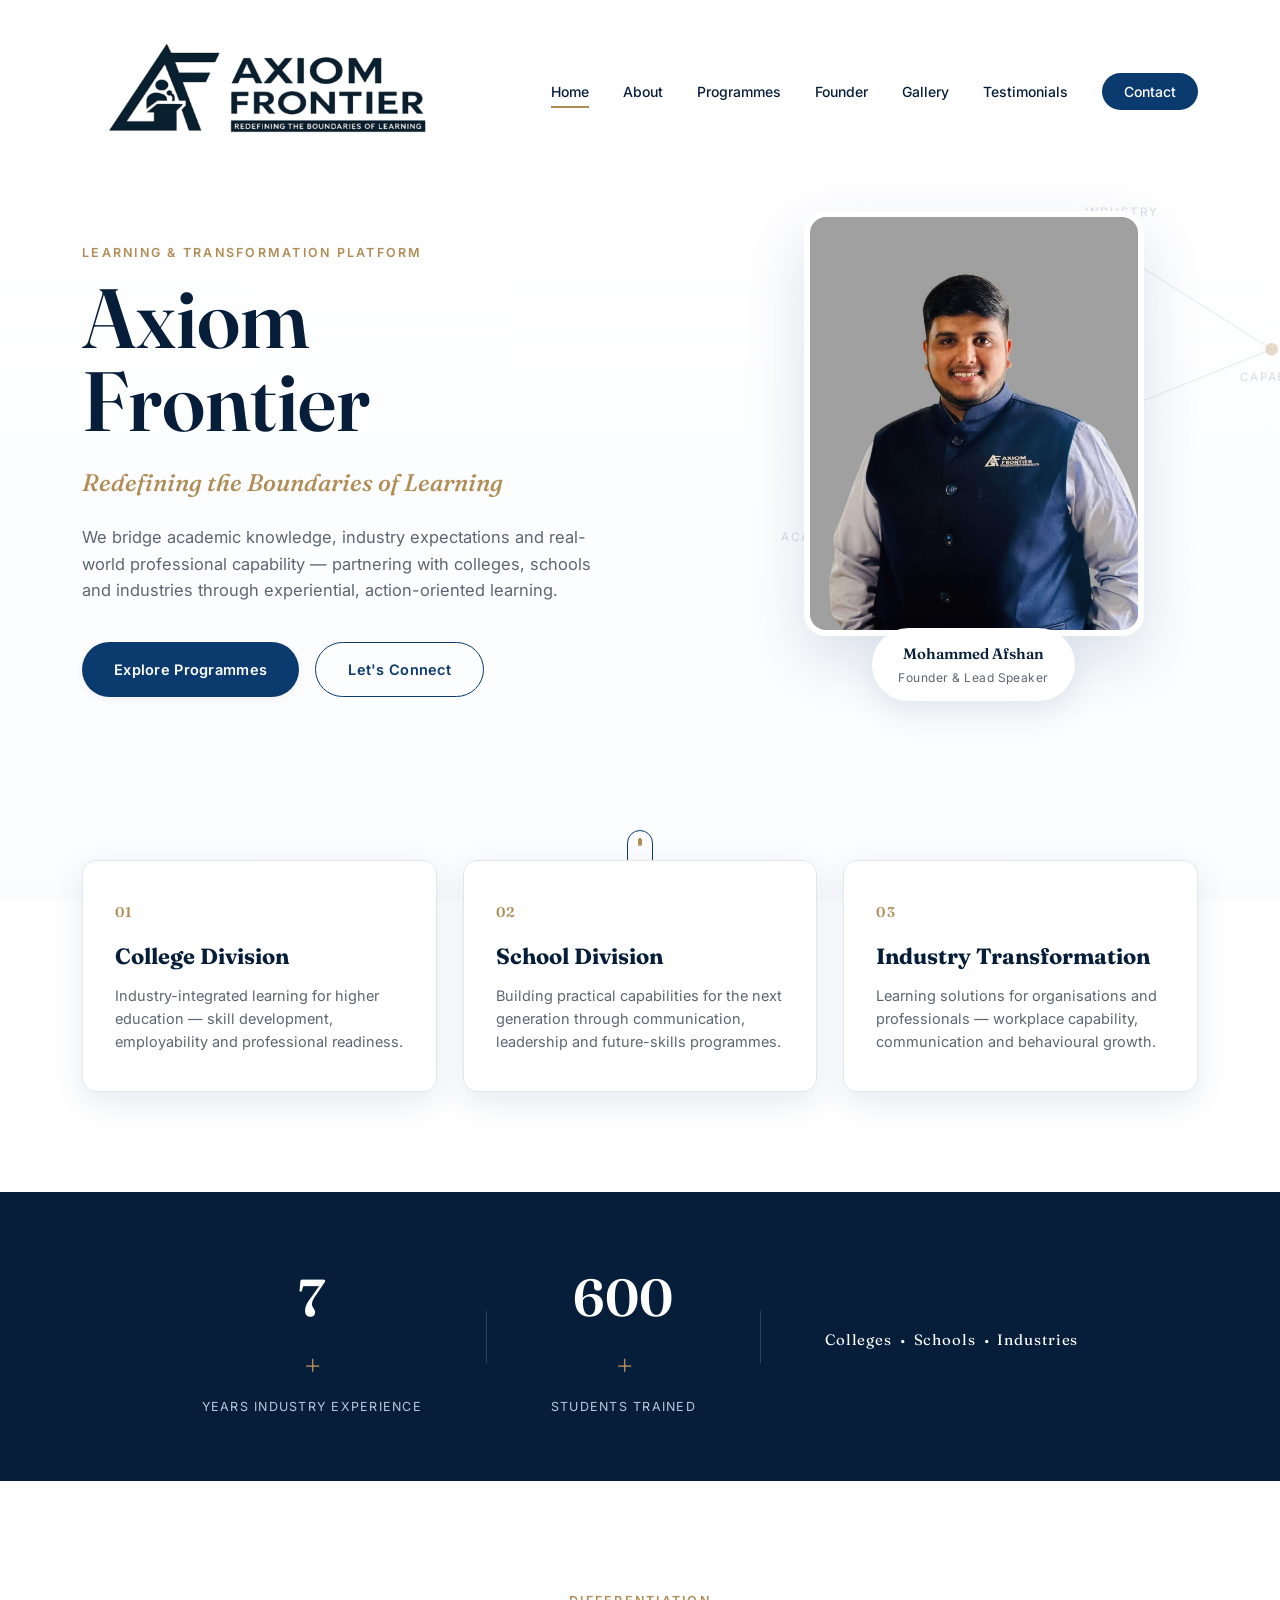
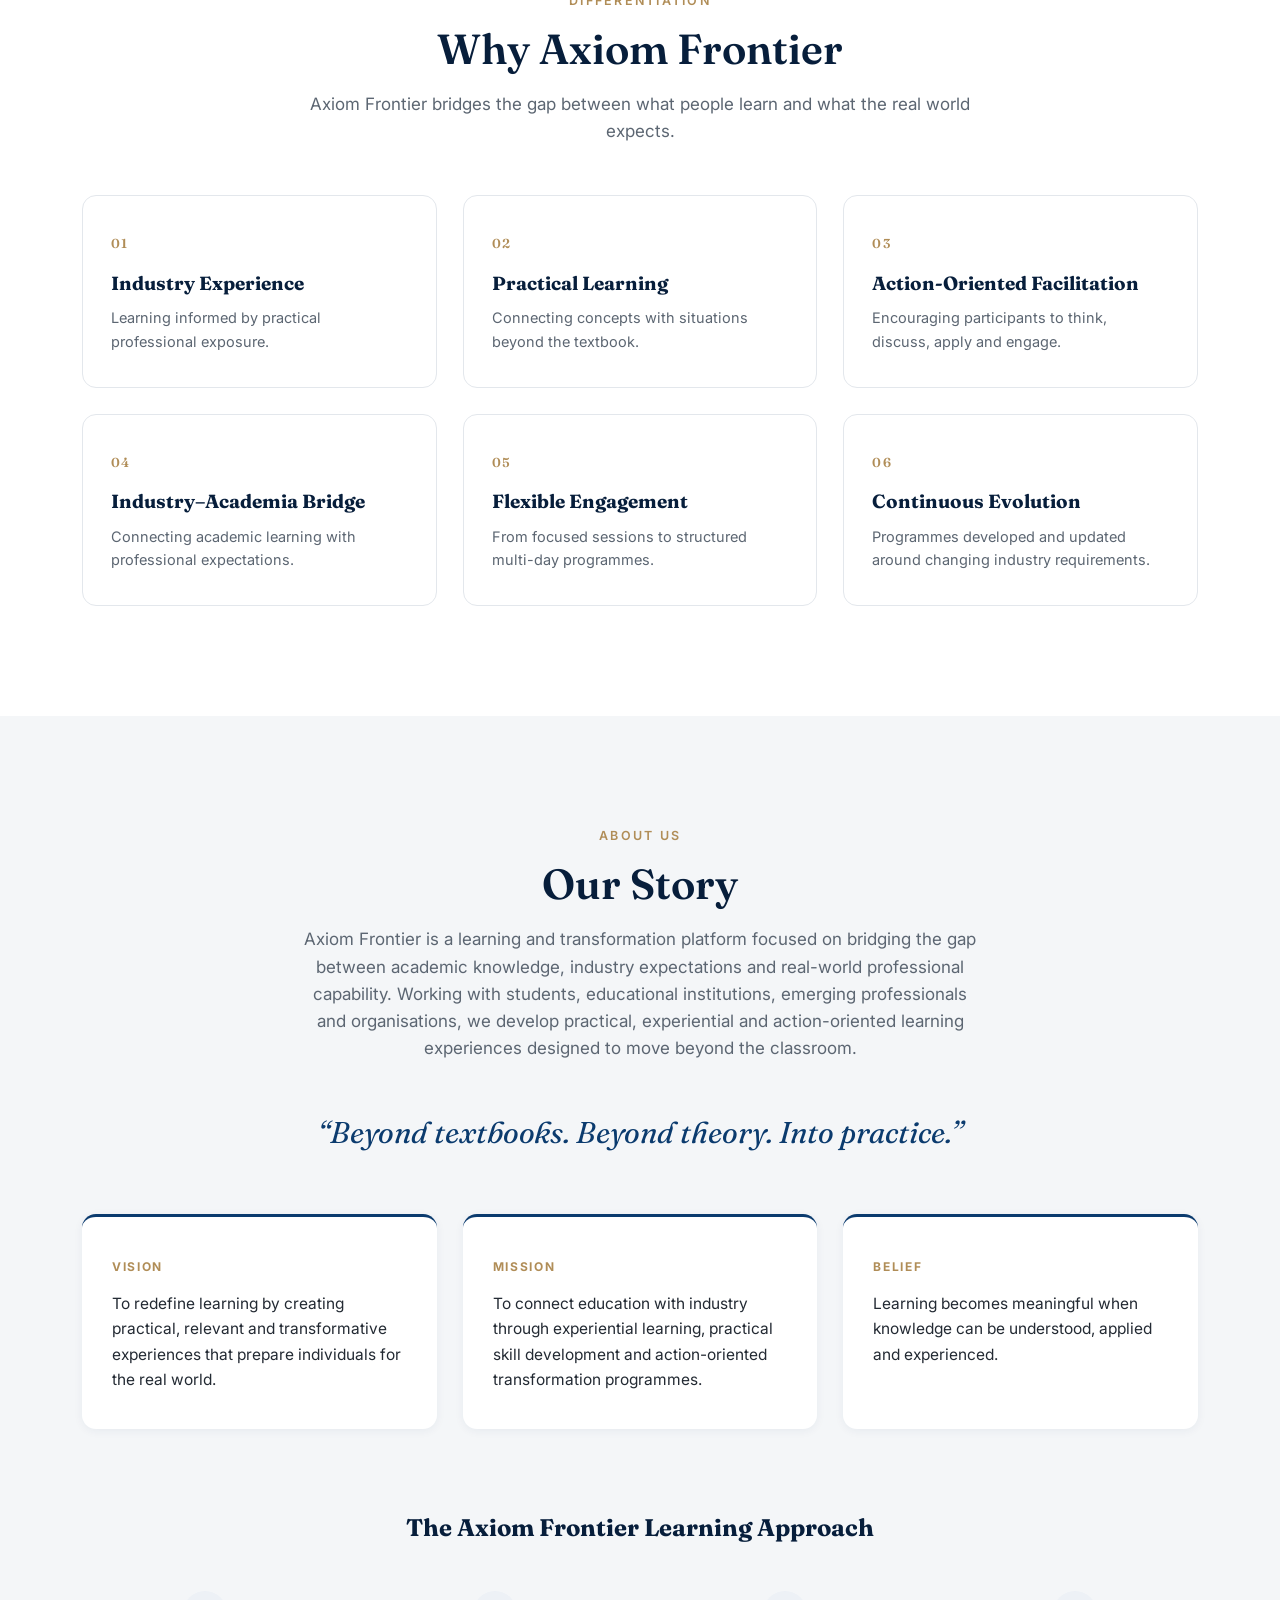
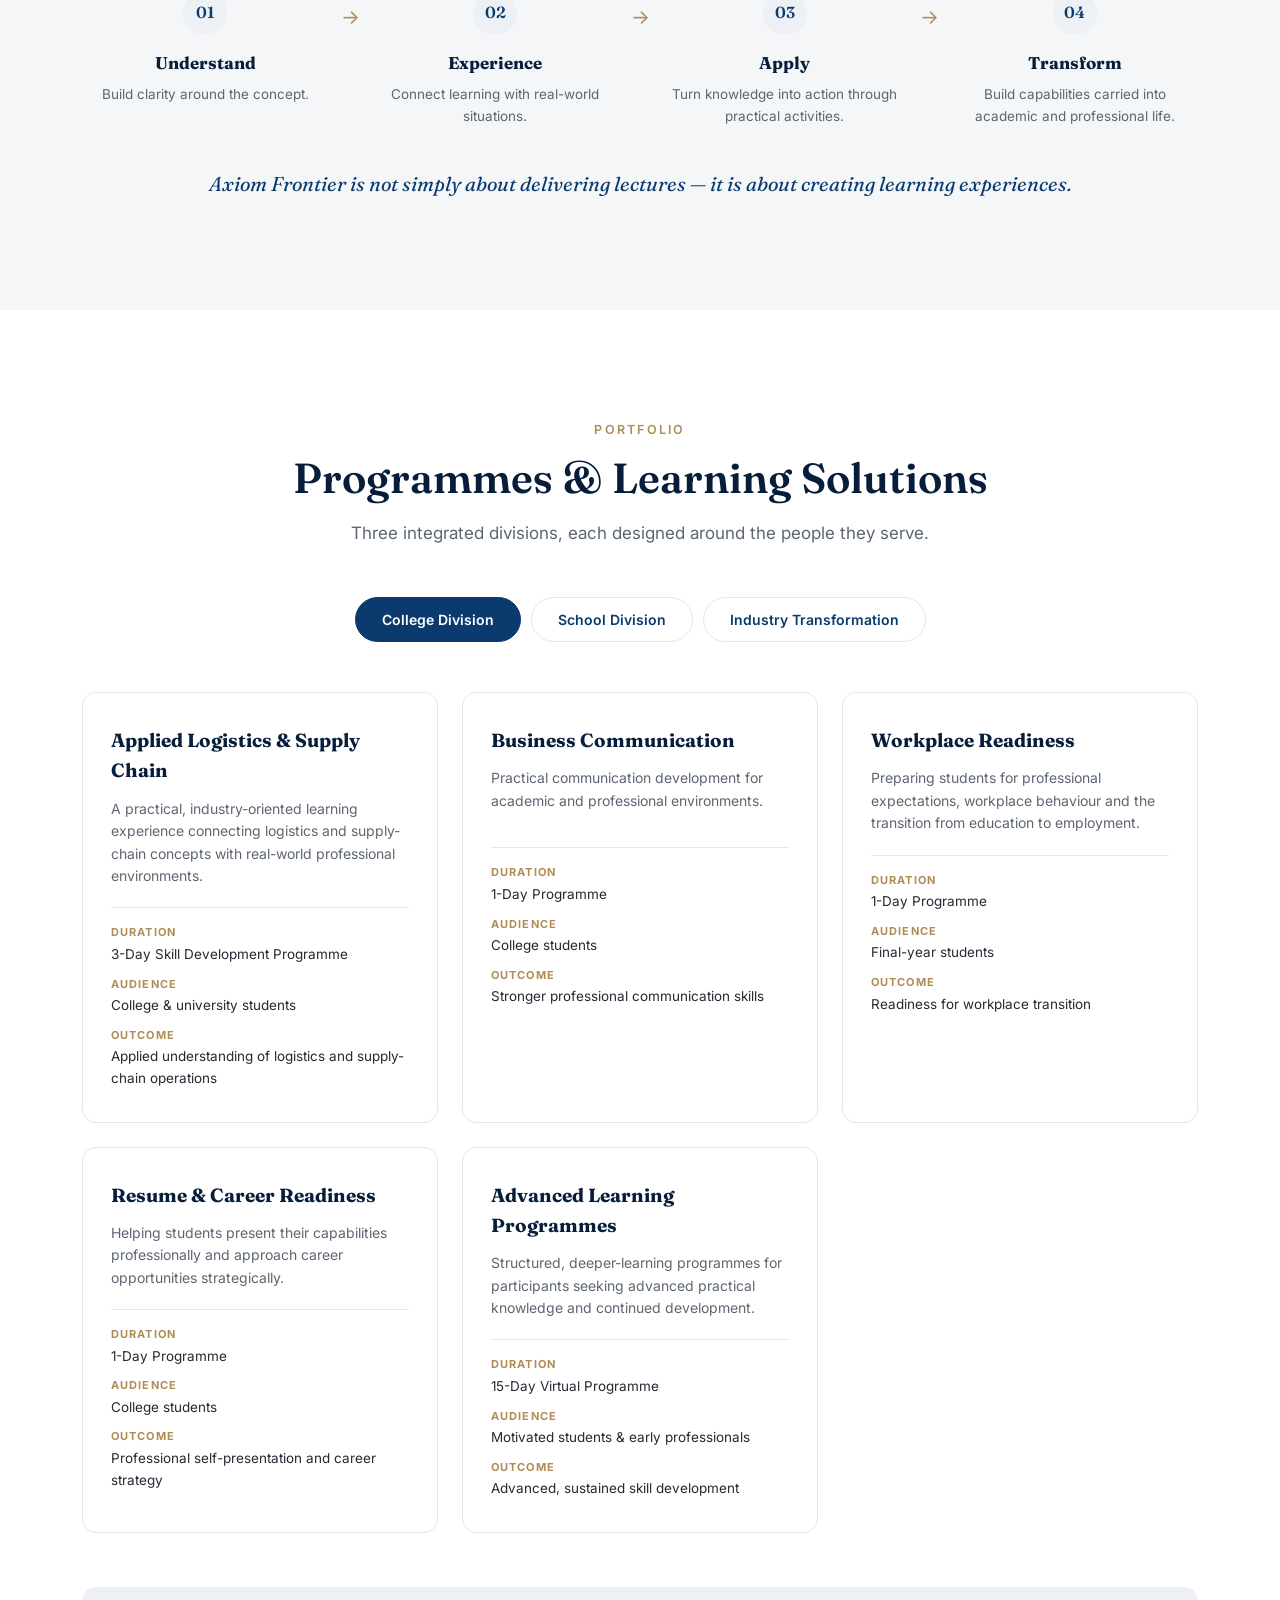
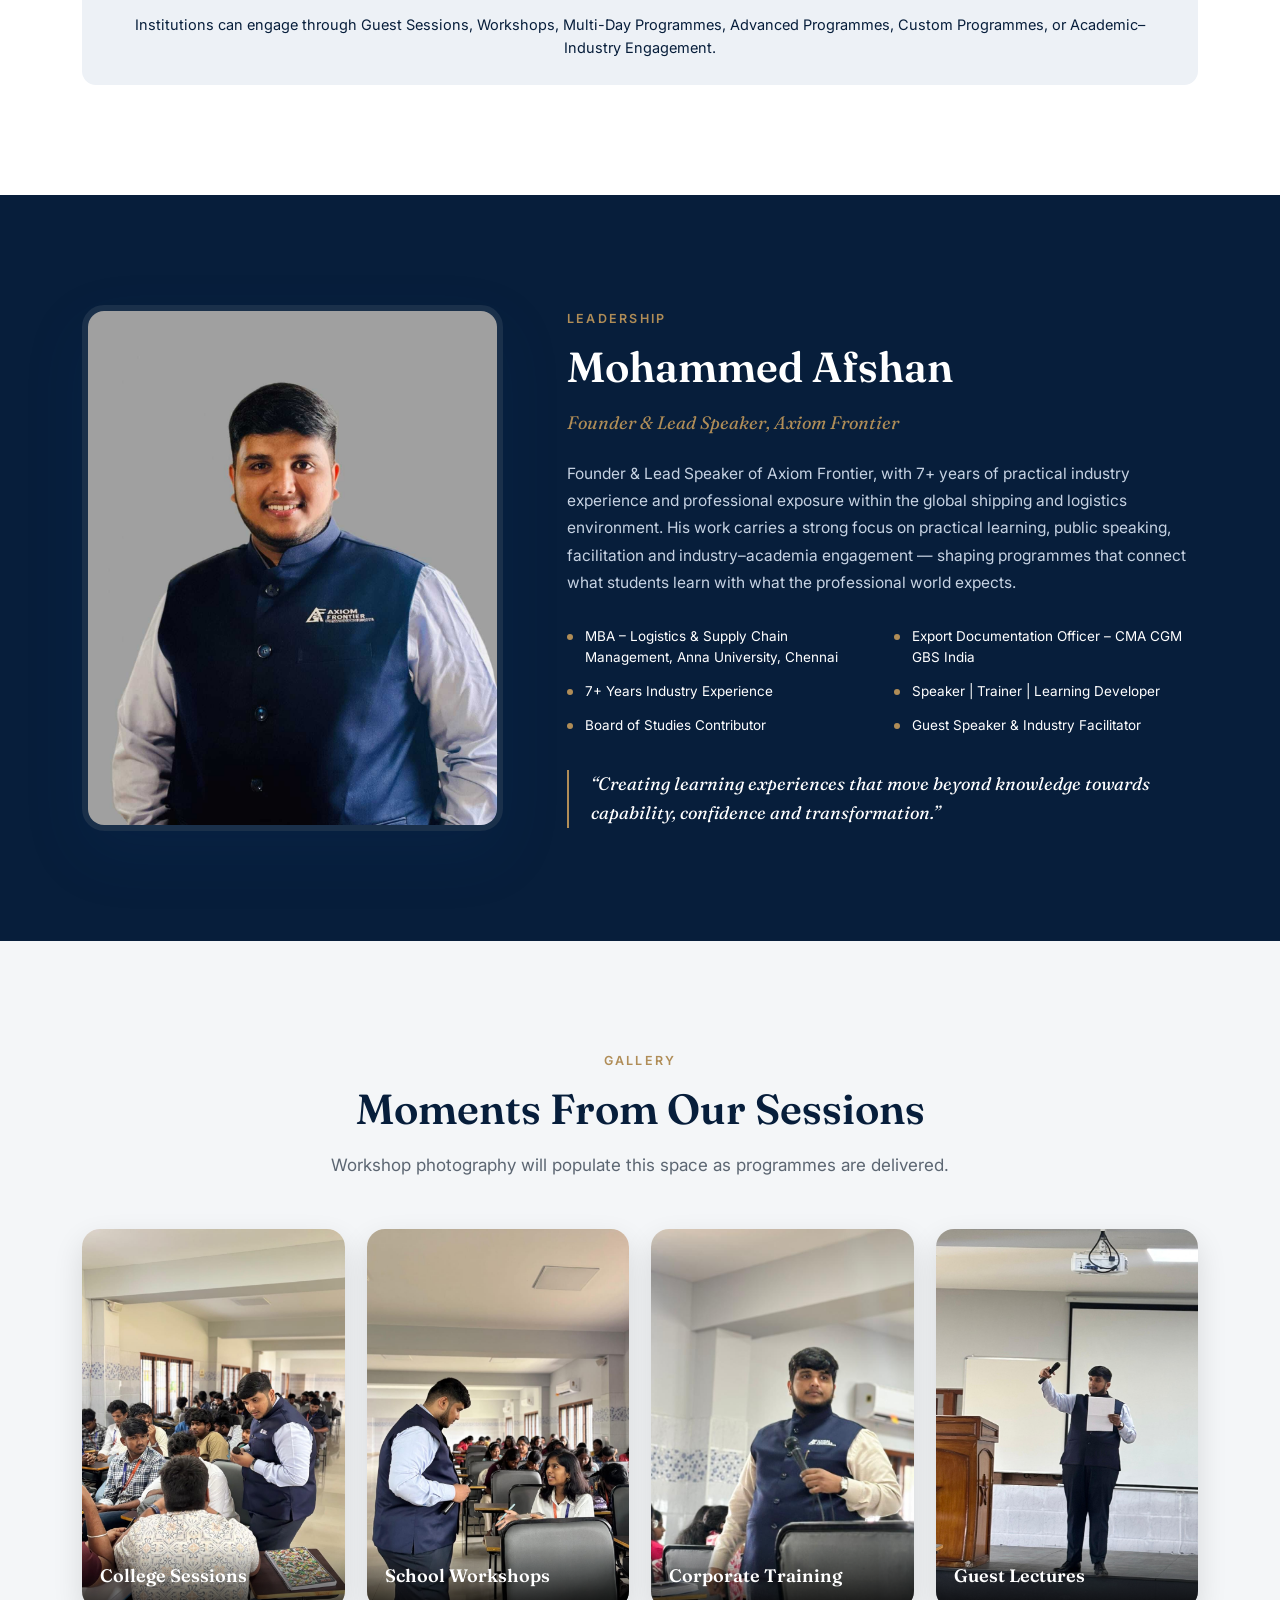
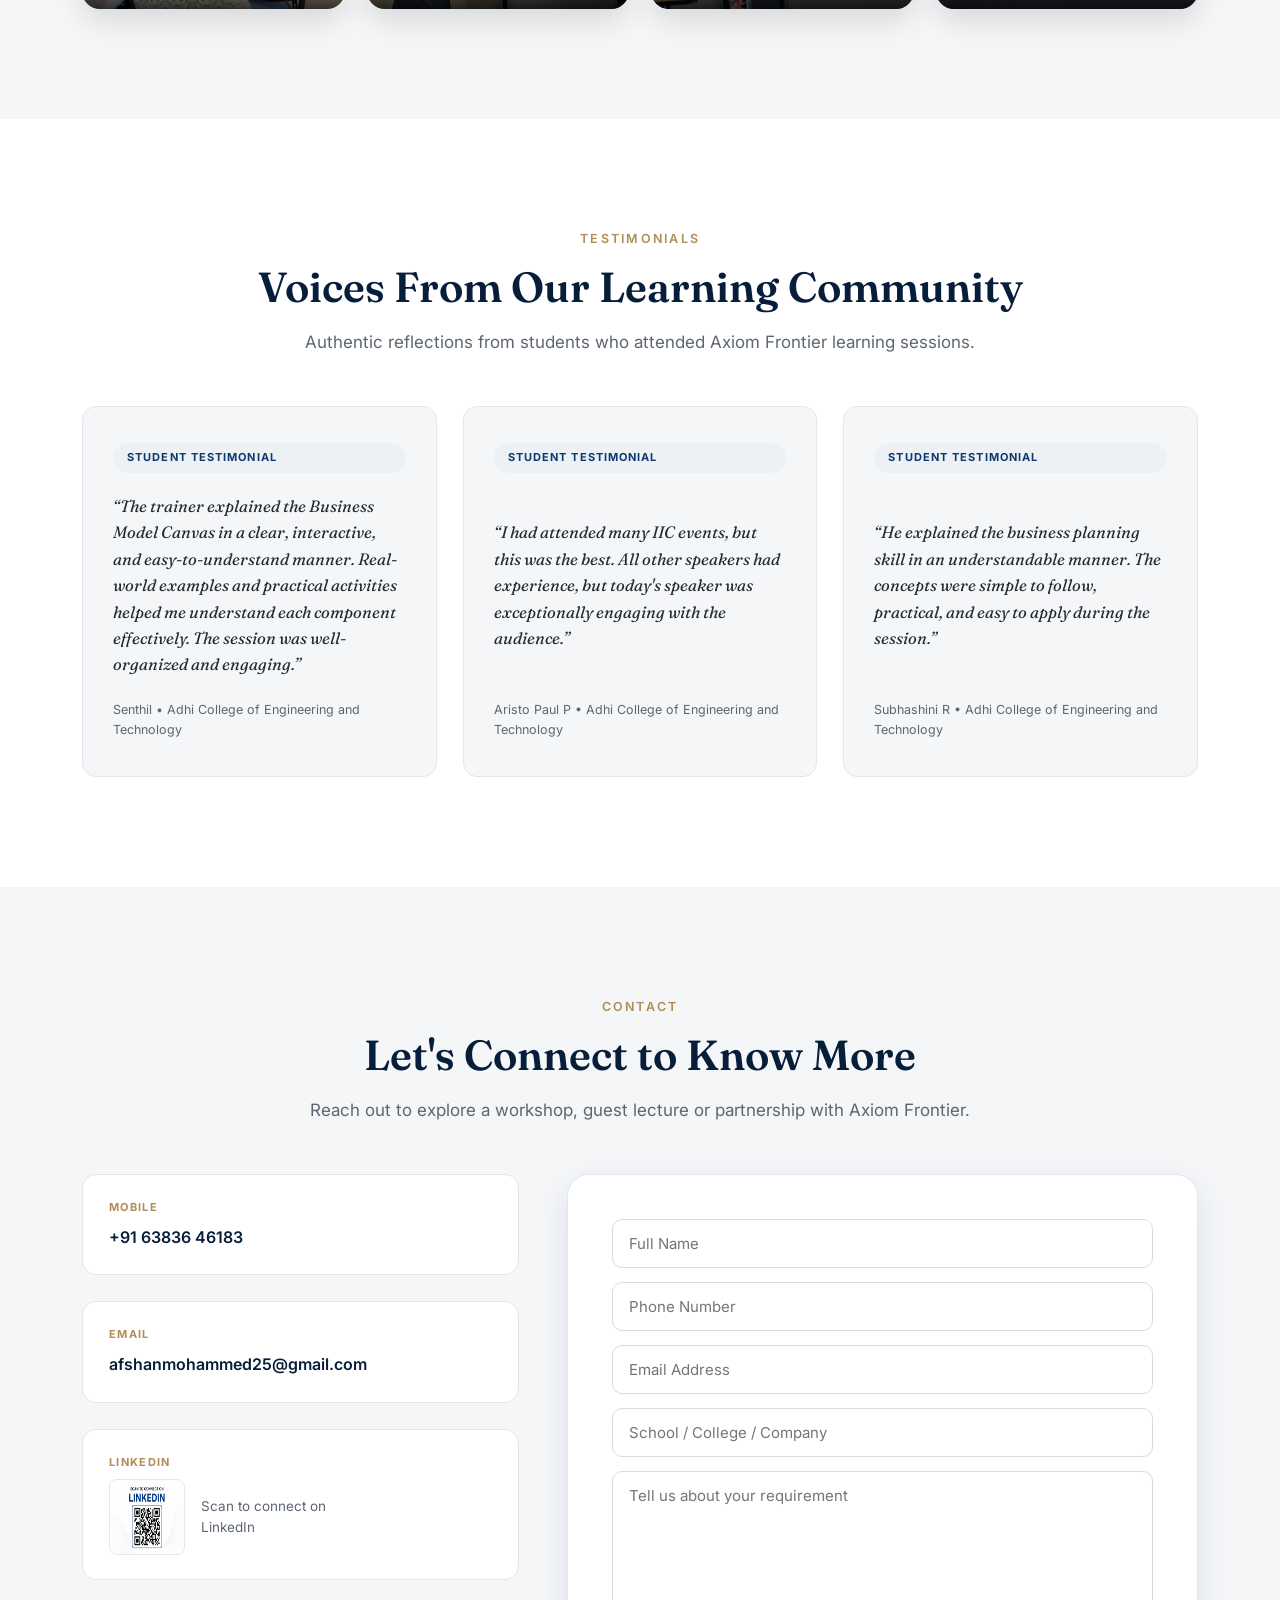
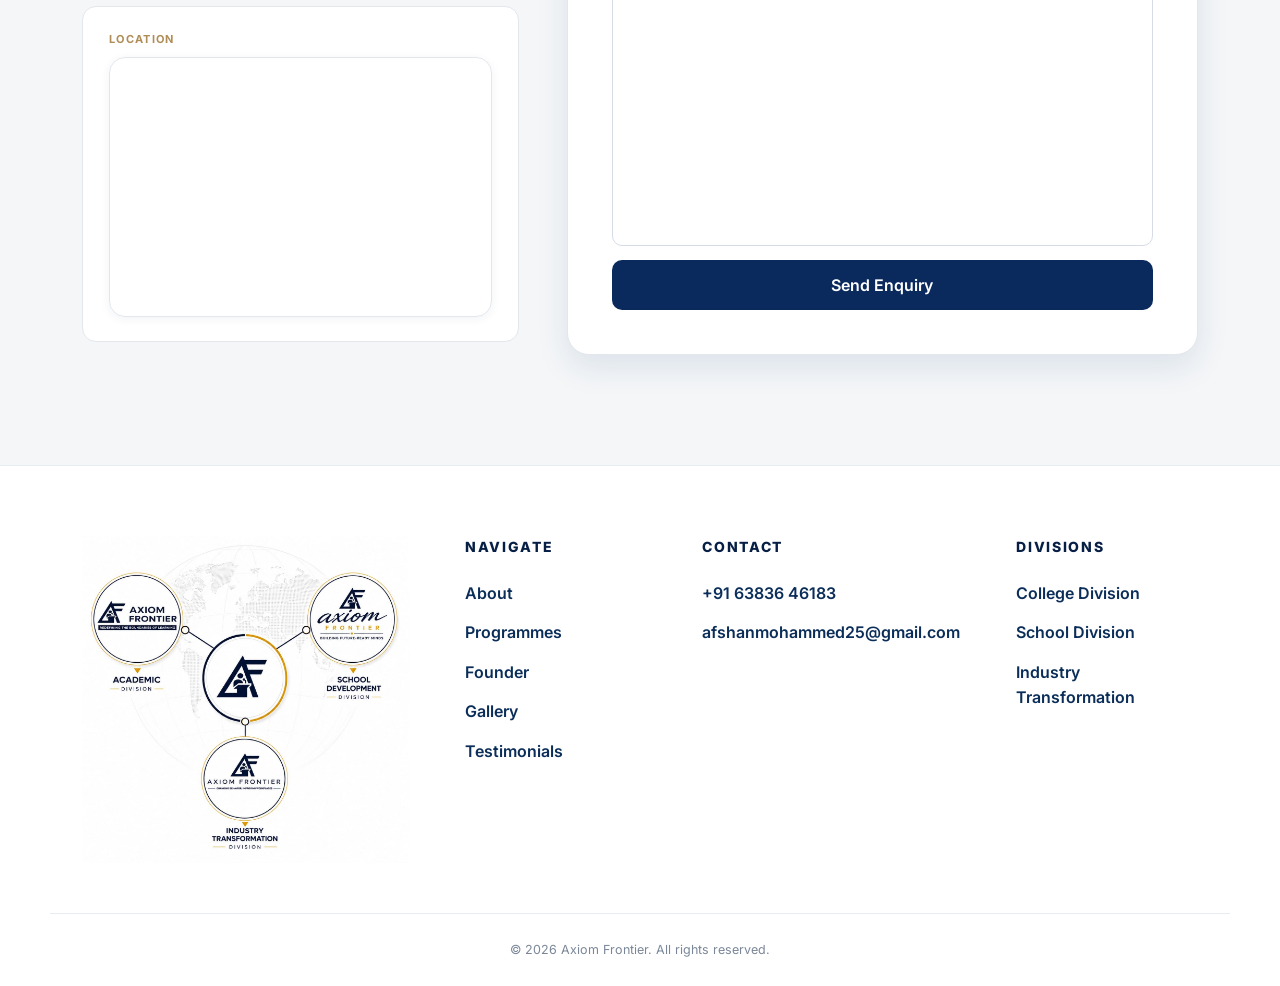
<file: index.html>
<!DOCTYPE html>
<html lang="en">
<head>
<meta charset="UTF-8">
<meta name="viewport" content="width=device-width, initial-scale=1.0">
<title>Axiom Frontier | Learning &amp; Transformation Platform</title>
<meta name="description" content="Axiom Frontier is a Learning & Transformation Platform partnering with Colleges, Schools and Industries through workshops, guest lectures, faculty development and leadership programmes.">
<meta name="theme-color" content="#0B3B6E">
<link rel="preconnect" href="https://fonts.googleapis.com">
<link rel="preconnect" href="https://fonts.gstatic.com" crossorigin>
<link href="https://fonts.googleapis.com/css2?family=Fraunces:opsz,wght@9..144,400;9..144,500;9..144,600;9..144,700&family=Inter:wght@300;400;500;600;700&display=swap" rel="stylesheet">
<link rel="stylesheet" href="style.css?v=2">
</head>
<body>

<!-- ============ PRELOADER / NODE MOTIF (decorative, injected via CSS bg) ============ -->

<!-- ============ NAVIGATION ============ -->
<header class="site-header" id="siteHeader">
  <nav class="nav container">
    <a href="#home" class="nav-brand">
      <img src="assets/logo.png" alt="Axiom Frontier" class="nav-logo">
    </a>

    <ul class="nav-links" id="navLinks">
      <li><a href="#home" class="nav-link active-link">Home</a></li>
      <li><a href="#about" class="nav-link">About</a></li>
      <li><a href="#programmes" class="nav-link">Programmes</a></li>
      <li><a href="#founder" class="nav-link">Founder</a></li>
      <li><a href="#gallery" class="nav-link">Gallery</a></li>
      <li><a href="#testimonials" class="nav-link">Testimonials</a></li>
      <li><a href="#contact" class="nav-link nav-cta">Contact</a></li>
    </ul>

    <button class="nav-toggle" id="navToggle" aria-label="Toggle navigation" aria-expanded="false">
      <span></span><span></span><span></span>
    </button>
  </nav>
</header>

<main>

<!-- ============ HOME / HERO ============ -->
<section id="home" class="hero">
  <div class="hero-motif" aria-hidden="true">
    <svg viewBox="0 0 600 600" class="motif-svg">
      <line x1="120" y1="420" x2="330" y2="140" class="motif-line"/>
      <line x1="330" y1="140" x2="520" y2="260" class="motif-line"/>
      <line x1="120" y1="420" x2="520" y2="260" class="motif-line"/>
      <circle cx="330" cy="140" r="6" class="motif-node"/>
      <circle cx="520" cy="260" r="6" class="motif-node"/>
      <circle cx="120" cy="420" r="6" class="motif-node"/>
      <text x="345" y="135" class="motif-label">INDUSTRY</text>
      <text x="60" y="440" class="motif-label">ACADEMIA</text>
      <text x="490" y="290" class="motif-label">CAPABILITY</text>
    </svg>
  </div>

  <div class="container hero-grid">
    <div class="hero-copy reveal">
      <p class="eyebrow">Learning &amp; Transformation Platform</p>
      <h1 class="hero-title">Axiom<br>Frontier</h1>
      <p class="hero-tagline">Redefining the Boundaries of Learning</p>
      <p class="hero-desc">We bridge academic knowledge, industry expectations and real-world professional capability &mdash; partnering with colleges, schools and industries through experiential, action-oriented learning.</p>
      <div class="hero-actions">
        <a href="#programmes" class="btn btn-primary">Explore Programmes</a>
        <a href="#contact" class="btn btn-secondary">Let's Connect</a>
      </div>
    </div>

    <div class="hero-media reveal">
      <div class="hero-photo-frame">
        <img src="assets/founder.jpg" alt="Mohammed Afshan, Founder & Lead Speaker, Axiom Frontier" class="hero-photo">
      </div>
      <div class="hero-photo-caption">
        <span class="hpc-name">Mohammed Afshan</span>
        <span class="hpc-role">Founder &amp; Lead Speaker</span>
      </div>
    </div>
  </div>

  <div class="hero-scroll-cue" aria-hidden="true"><span></span></div>
</section>

<!-- ============ DIVISION CARDS ============ -->
<section class="divisions-strip">
  <div class="container divisions-grid">
    <article class="division-card reveal">
      <span class="division-index">01</span>
      <h3>College Division</h3>
      <p>Industry-integrated learning for higher education &mdash; skill development, employability and professional readiness.</p>
    </article>
    <article class="division-card reveal">
      <span class="division-index">02</span>
      <h3>School Division</h3>
      <p>Building practical capabilities for the next generation through communication, leadership and future-skills programmes.</p>
    </article>
    <article class="division-card reveal">
      <span class="division-index">03</span>
      <h3>Industry Transformation</h3>
      <p>Learning solutions for organisations and professionals &mdash; workplace capability, communication and behavioural growth.</p>
    </article>
  </div>
</section>

<!-- ============ IMPACT / STATS ============ -->
<section class="impact">
  <div class="container impact-grid">
    <div class="impact-stat reveal">
      <span class="impact-number" data-count="7">0</span><span class="impact-plus">+</span>
      <span class="impact-label">Years Industry Experience</span>
    </div>
    <div class="impact-divider" aria-hidden="true"></div>
    <div class="impact-stat reveal">
      <span class="impact-number" data-count="600">0</span><span class="impact-plus">+</span>
      <span class="impact-label">Students Trained</span>
    </div>
    <div class="impact-divider" aria-hidden="true"></div>
    <div class="impact-stat reveal">
      <span class="impact-label impact-label-wide">Colleges &nbsp;&bull;&nbsp; Schools &nbsp;&bull;&nbsp; Industries</span>
    </div>
  </div>
</section>

<!-- ============ WHY AXIOM FRONTIER ============ -->
<section class="section why-section">
  <div class="container">
    <p class="eyebrow center">Differentiation</p>
    <h2 class="section-title center">Why Axiom Frontier</h2>
    <p class="section-lead center">Axiom Frontier bridges the gap between what people learn and what the real world expects.</p>

    <div class="why-grid">
      <div class="why-card reveal">
        <span class="why-index">01</span>
        <h4>Industry Experience</h4>
        <p>Learning informed by practical professional exposure.</p>
      </div>
      <div class="why-card reveal">
        <span class="why-index">02</span>
        <h4>Practical Learning</h4>
        <p>Connecting concepts with situations beyond the textbook.</p>
      </div>
      <div class="why-card reveal">
        <span class="why-index">03</span>
        <h4>Action-Oriented Facilitation</h4>
        <p>Encouraging participants to think, discuss, apply and engage.</p>
      </div>
      <div class="why-card reveal">
        <span class="why-index">04</span>
        <h4>Industry&ndash;Academia Bridge</h4>
        <p>Connecting academic learning with professional expectations.</p>
      </div>
      <div class="why-card reveal">
        <span class="why-index">05</span>
        <h4>Flexible Engagement</h4>
        <p>From focused sessions to structured multi-day programmes.</p>
      </div>
      <div class="why-card reveal">
        <span class="why-index">06</span>
        <h4>Continuous Evolution</h4>
        <p>Programmes developed and updated around changing industry requirements.</p>
      </div>
    </div>
  </div>
</section>

<!-- ============ ABOUT ============ -->
<section id="about" class="section section-grey">
  <div class="container">
    <p class="eyebrow center">About Us</p>
    <h2 class="section-title center">Our Story</h2>
    <p class="section-lead center">Axiom Frontier is a learning and transformation platform focused on bridging the gap between academic knowledge, industry expectations and real-world professional capability. Working with students, educational institutions, emerging professionals and organisations, we develop practical, experiential and action-oriented learning experiences designed to move beyond the classroom.</p>

    <blockquote class="pull-quote reveal">&ldquo;Beyond textbooks. Beyond theory. Into practice.&rdquo;</blockquote>

    <div class="pillars-grid">
      <div class="pillar-card reveal">
        <span class="pillar-label">Vision</span>
        <p>To redefine learning by creating practical, relevant and transformative experiences that prepare individuals for the real world.</p>
      </div>
      <div class="pillar-card reveal">
        <span class="pillar-label">Mission</span>
        <p>To connect education with industry through experiential learning, practical skill development and action-oriented transformation programmes.</p>
      </div>
      <div class="pillar-card reveal">
        <span class="pillar-label">Belief</span>
        <p>Learning becomes meaningful when knowledge can be understood, applied and experienced.</p>
      </div>
    </div>

    <div class="methodology reveal">
      <h3 class="methodology-title">The Axiom Frontier Learning Approach</h3>
      <div class="methodology-track">
        <div class="method-step">
          <span class="method-num">01</span>
          <h5>Understand</h5>
          <p>Build clarity around the concept.</p>
        </div>
        <div class="method-arrow" aria-hidden="true">&rarr;</div>
        <div class="method-step">
          <span class="method-num">02</span>
          <h5>Experience</h5>
          <p>Connect learning with real-world situations.</p>
        </div>
        <div class="method-arrow" aria-hidden="true">&rarr;</div>
        <div class="method-step">
          <span class="method-num">03</span>
          <h5>Apply</h5>
          <p>Turn knowledge into action through practical activities.</p>
        </div>
        <div class="method-arrow" aria-hidden="true">&rarr;</div>
        <div class="method-step">
          <span class="method-num">04</span>
          <h5>Transform</h5>
          <p>Build capabilities carried into academic and professional life.</p>
        </div>
      </div>
    </div>

    <p class="section-note center reveal">Axiom Frontier is not simply about delivering lectures &mdash; it is about creating learning experiences.</p>
  </div>
</section>

<!-- ============ PROGRAMMES ============ -->
<section id="programmes" class="section">
  <div class="container">
    <p class="eyebrow center">Portfolio</p>
    <h2 class="section-title center">Programmes &amp; Learning Solutions</h2>
    <p class="section-lead center">Three integrated divisions, each designed around the people they serve.</p>

    <div class="tabs" role="tablist">
      <button class="tab-btn active" data-tab="college" role="tab" aria-selected="true">College Division</button>
      <button class="tab-btn" data-tab="school" role="tab" aria-selected="false">School Division</button>
      <button class="tab-btn" data-tab="industry" role="tab" aria-selected="false">Industry Transformation</button>
    </div>

    <!-- COLLEGE -->
    <div class="tab-panel active" id="tab-college" role="tabpanel">
      <div class="programme-grid">
        <div class="programme-card reveal">
          <h4>Applied Logistics &amp; Supply Chain</h4>
          <p class="programme-desc">A practical, industry-oriented learning experience connecting logistics and supply-chain concepts with real-world professional environments.</p>
          <ul class="programme-meta">
            <li><span>Duration</span>3-Day Skill Development Programme</li>
            <li><span>Audience</span>College &amp; university students</li>
            <li><span>Outcome</span>Applied understanding of logistics and supply-chain operations</li>
          </ul>
        </div>
        <div class="programme-card reveal">
          <h4>Business Communication</h4>
          <p class="programme-desc">Practical communication development for academic and professional environments.</p>
          <ul class="programme-meta">
            <li><span>Duration</span>1-Day Programme</li>
            <li><span>Audience</span>College students</li>
            <li><span>Outcome</span>Stronger professional communication skills</li>
          </ul>
        </div>
        <div class="programme-card reveal">
          <h4>Workplace Readiness</h4>
          <p class="programme-desc">Preparing students for professional expectations, workplace behaviour and the transition from education to employment.</p>
          <ul class="programme-meta">
            <li><span>Duration</span>1-Day Programme</li>
            <li><span>Audience</span>Final-year students</li>
            <li><span>Outcome</span>Readiness for workplace transition</li>
          </ul>
        </div>
        <div class="programme-card reveal">
          <h4>Resume &amp; Career Readiness</h4>
          <p class="programme-desc">Helping students present their capabilities professionally and approach career opportunities strategically.</p>
          <ul class="programme-meta">
            <li><span>Duration</span>1-Day Programme</li>
            <li><span>Audience</span>College students</li>
            <li><span>Outcome</span>Professional self-presentation and career strategy</li>
          </ul>
        </div>
        <div class="programme-card reveal">
          <h4>Advanced Learning Programmes</h4>
          <p class="programme-desc">Structured, deeper-learning programmes for participants seeking advanced practical knowledge and continued development.</p>
          <ul class="programme-meta">
            <li><span>Duration</span>15-Day Virtual Programme</li>
            <li><span>Audience</span>Motivated students &amp; early professionals</li>
            <li><span>Outcome</span>Advanced, sustained skill development</li>
          </ul>
        </div>
      </div>
    </div>

    <!-- SCHOOL -->
    <div class="tab-panel" id="tab-school" role="tabpanel">
      <div class="programme-grid">
        <div class="programme-card reveal">
          <h4>Career Awareness</h4>
          <p class="programme-desc">Helping students discover career pathways and understand what different professional journeys involve.</p>
          <ul class="programme-meta">
            <li><span>Duration</span>Workshop / Guest Session</li>
            <li><span>Audience</span>School students</li>
            <li><span>Outcome</span>Early clarity on career direction</li>
          </ul>
        </div>
        <div class="programme-card reveal">
          <h4>Communication &amp; Confidence</h4>
          <p class="programme-desc">Building the ability to express ideas clearly and engage with confidence in academic and social settings.</p>
          <ul class="programme-meta">
            <li><span>Duration</span>Workshop</li>
            <li><span>Audience</span>School students</li>
            <li><span>Outcome</span>Improved communication and self-assurance</li>
          </ul>
        </div>
        <div class="programme-card reveal">
          <h4>Future Skills</h4>
          <p class="programme-desc">Introducing digital awareness and emerging capabilities that prepare students for a changing world.</p>
          <ul class="programme-meta">
            <li><span>Duration</span>Workshop</li>
            <li><span>Audience</span>School students</li>
            <li><span>Outcome</span>Awareness of future-ready skills</li>
          </ul>
        </div>
        <div class="programme-card reveal">
          <h4>Leadership Development</h4>
          <p class="programme-desc">Introducing leadership and entrepreneurial thinking through practical, experiential activities.</p>
          <ul class="programme-meta">
            <li><span>Duration</span>Workshop</li>
            <li><span>Audience</span>School students</li>
            <li><span>Outcome</span>Foundational leadership capability</li>
          </ul>
        </div>
      </div>
    </div>

    <!-- INDUSTRY -->
    <div class="tab-panel" id="tab-industry" role="tabpanel">
      <div class="programme-grid">
        <div class="programme-card reveal">
          <h4>Professional Development</h4>
          <p class="programme-desc">Learning interventions that strengthen professional capability across teams and roles.</p>
          <ul class="programme-meta">
            <li><span>Duration</span>Session / Multi-day</li>
            <li><span>Audience</span>Working professionals</li>
            <li><span>Outcome</span>Strengthened professional capability</li>
          </ul>
        </div>
        <div class="programme-card reveal">
          <h4>Workplace Communication</h4>
          <p class="programme-desc">Practical communication training designed for workplace capability and collaboration.</p>
          <ul class="programme-meta">
            <li><span>Duration</span>Workshop</li>
            <li><span>Audience</span>Teams &amp; organisations</li>
            <li><span>Outcome</span>Improved workplace communication</li>
          </ul>
        </div>
        <div class="programme-card reveal">
          <h4>Leadership Workshops</h4>
          <p class="programme-desc">Facilitated sessions building leadership perspective and decision-making capability.</p>
          <ul class="programme-meta">
            <li><span>Duration</span>Workshop</li>
            <li><span>Audience</span>Emerging &amp; current leaders</li>
            <li><span>Outcome</span>Sharper leadership perspective</li>
          </ul>
        </div>
        <div class="programme-card reveal">
          <h4>Behavioural Learning</h4>
          <p class="programme-desc">Action-oriented facilitation focused on mindset, behaviour and workplace effectiveness.</p>
          <ul class="programme-meta">
            <li><span>Duration</span>Workshop</li>
            <li><span>Audience</span>Professionals &amp; teams</li>
            <li><span>Outcome</span>Positive behavioural shift</li>
          </ul>
        </div>
        <div class="programme-card reveal">
          <h4>Custom Corporate Programmes</h4>
          <p class="programme-desc">Learning interventions designed around specific organisational requirements.</p>
          <ul class="programme-meta">
            <li><span>Duration</span>Designed around requirement</li>
            <li><span>Audience</span>Organisations</li>
            <li><span>Outcome</span>Programme aligned to business needs</li>
          </ul>
        </div>
      </div>
    </div>

    <div class="engage-note reveal">
      <p>Institutions can engage through Guest Sessions, Workshops, Multi-Day Programmes, Advanced Programmes, Custom Programmes, or Academic&ndash;Industry Engagement.</p>
    </div>
  </div>
</section>

<!-- ============ FOUNDER ============ -->
<section id="founder" class="section founder-section">
  <div class="container founder-grid">
    <div class="founder-media reveal">
      <div class="founder-photo-frame">
        <img src="assets/founder.jpg" alt="Mohammed Afshan" class="founder-photo">
      </div>
    </div>
    <div class="founder-copy reveal">
      <p class="eyebrow">Leadership</p>
      <h2 class="section-title">Mohammed Afshan</h2>
      <p class="founder-role">Founder &amp; Lead Speaker, Axiom Frontier</p>
      <p class="founder-bio">Founder &amp; Lead Speaker of Axiom Frontier, with 7+ years of practical industry experience and professional exposure within the global shipping and logistics environment. His work carries a strong focus on practical learning, public speaking, facilitation and industry&ndash;academia engagement &mdash; shaping programmes that connect what students learn with what the professional world expects.</p>

      <ul class="founder-highlights">
        <li>MBA &ndash; Logistics &amp; Supply Chain Management, Anna University, Chennai</li>
        <li>Export Documentation Officer &ndash; CMA CGM GBS India</li>
        <li>7+ Years Industry Experience</li>
        <li>Speaker | Trainer | Learning Developer</li>
        <li>Board of Studies Contributor</li>
        <li>Guest Speaker &amp; Industry Facilitator</li>
      </ul>

      <blockquote class="founder-quote">&ldquo;Creating learning experiences that move beyond knowledge towards capability, confidence and transformation.&rdquo;</blockquote>
    </div>
  </div>
</section>

<!-- ============ GALLERY ============ -->
<section id="gallery" class="section section-grey">
  <div class="container">
    <p class="eyebrow center">Gallery</p>
    <h2 class="section-title center">Moments From Our Sessions</h2>
    <p class="section-lead center">Workshop photography will populate this space as programmes are delivered.</p>

    <div class="gallery-grid">
      <div class="gallery-card reveal">
  <img src="assets/college.jpg.jpg" alt="College Sessions">
  <span>College Sessions</span>
</div>

<div class="gallery-card reveal">
  <img src="assets/school.jpg.jpg" alt="School Workshops">
  <span>School Workshops</span>
</div>

<div class="gallery-card reveal">
  <img src="assets/corporate.jpg.jpg" alt="Corporate Training">
  <span>Corporate Training</span>
</div>

<div class="gallery-card reveal">
  <img src="assets/guest.jpg.jpg" alt="Guest Lectures">
  <span>Guest Lectures</span>
</div>
    </div>
  </div>
</section>

<!-- ============ TESTIMONIALS ============ -->
<section id="testimonials" class="section">
  <div class="container">
    <p class="eyebrow center">Testimonials</p>
    <h2 class="section-title center">Voices From Our Learning Community</h2>
    <p class="section-lead center">Authentic reflections from students who attended Axiom Frontier learning sessions.</p>

    <div class="testimonial-grid">
      <div class="testimonial-card reveal">
  <span class="testimonial-tag">Student Testimonial</span>
  <p>“The trainer explained the Business Model Canvas in a clear, interactive, and easy-to-understand manner. Real-world examples and practical activities helped me understand each component effectively. The session was well-organized and engaging.”</p>
  <span class="testimonial-source">Senthil • Adhi College of Engineering and Technology</span>
</div>

<div class="testimonial-card reveal">
  <span class="testimonial-tag">Student Testimonial</span>
  <p>“I had attended many IIC events, but this was the best. All other speakers had experience, but today's speaker was exceptionally engaging with the audience.”</p>
  <span class="testimonial-source">Aristo Paul P • Adhi College of Engineering and Technology</span>
</div>

<div class="testimonial-card reveal">
  <span class="testimonial-tag">Student Testimonial</span>
  <p>“He explained the business planning skill in an understandable manner. The concepts were simple to follow, practical, and easy to apply during the session.”</p>
  <span class="testimonial-source">Subhashini R • Adhi College of Engineering and Technology</span>
</div>
    </div>
  </div>
</section>

<!-- ============ CONTACT ============ -->
<section id="contact" class="section contact-section">
  <div class="container">
    <p class="eyebrow center">Contact</p>
    <h2 class="section-title center">Let's Connect to Know More</h2>
    <p class="section-lead center">Reach out to explore a workshop, guest lecture or partnership with Axiom Frontier.</p>



    <div class="contact-grid">

      <div class="contact-info reveal">

        <div class="contact-item">
          <span class="contact-label">Mobile</span>
          <a href="tel:+916383646183">+91 63836 46183</a>
        </div>

        <div class="contact-item">
          <span class="contact-label">Email</span>
          <a href="mailto:afshanmohammed25@gmail.com">
            afshanmohammed25@gmail.com
          </a>
        </div>

        <div class="contact-item">
          <span class="contact-label">LinkedIn</span>
          <div class="qr-block">
            <img src="assets/qr.png" class="qr-img" alt="LinkedIn QR">
            <span>Scan to connect on LinkedIn</span>
          </div>
        </div>

        <div class="contact-item map-placeholder">
          <span class="contact-label">Location</span>
          <div class="map-box">
            <iframe
              src="https://www.google.com/maps/embed?pb=!1m18!1m12!1m3!1d7773.019362249989!2d80.26988547515428!3d13.066852012782647!2m3!1f0!2f0!3f0!3m2!1i1024!2i768!4f13.1!3m3!1m2!1s0x3a5268a0ad514783%3A0x146ef0d87c3f877c!2sVictory%20Mansion%20Lodge!5e0!3m2!1sen!2sin!4v1787413828660!5m2!1sen!2sin"
              loading="lazy"
              allowfullscreen
              referrerpolicy="strict-origin-when-cross-origin">
            </iframe>
          </div>
        </div>

      </div>

      <form action="https://formsubmit.co/connectaxiomfrontier@gmail.com"
            method="POST"
            class="contact-form">

        <input type="hidden" name="_captcha" value="false">
        <input type="hidden" name="_subject" value="New Website Enquiry | Axiom Frontier">
        <input type="hidden" name="_template" value="table">

        <input type="text" name="name" placeholder="Full Name" required>
        <input type="tel" name="phone" placeholder="Phone Number" required>
        <input type="email" name="email" placeholder="Email Address" required>
        <input type="text" name="institution" placeholder="School / College / Company">
        <textarea name="message" placeholder="Tell us about your requirement" rows="18" style="height:375px !important; resize:none;" required></textarea>

        <button type="submit" class="submit-btn">Send Enquiry</button>
      </form>

    </div>
  </div>
</section>

</main>

<!-- ============ FOOTER ============ -->
<footer class="site-footer">
  <div class="container footer-grid">
    <div class="footer-brand">
      <img src="assets/divisions.png.jpg" alt="Axiom Frontier Divisions" class="footer-divisions">
    </div>

    <div class="footer-col">
      <h5>Navigate</h5>
      <a href="#about">About</a>
      <a href="#programmes">Programmes</a>
      <a href="#founder">Founder</a>
      <a href="#gallery">Gallery</a>
      <a href="#testimonials">Testimonials</a>
    </div>

    <div class="footer-col">
      <h5>Contact</h5>
      <a href="tel:+916383646183">+91 63836 46183</a>
      <a href="mailto:afshanmohammed25@gmail.com">afshanmohammed25@gmail.com</a>
    </div>

    <div class="footer-col">
      <h5>Divisions</h5>
      <span>College Division</span>
      <span>School Division</span>
      <span>Industry Transformation</span>
    </div>
  </div>
  <div class="footer-bottom container">
    <p>&copy; <span id="year"></span> Axiom Frontier. All rights reserved.</p>
  </div>
</footer>

<button class="scroll-top" id="scrollTop" aria-label="Scroll to top">&uarr;</button>

<script src="script.js"></script>
</body>
</html>
</file>
<file: style.css>
/* ==========================================================================
   AXIOM FRONTIER — Design tokens
   ========================================================================== */
:root{
  --navy: #0B3B6E;
  --navy-deep: #071E3B;
  --navy-soft: #EDF1F6;
  --charcoal: #232A33;
  --grey-text: #5C6672;
  --grey-bg: #F4F6F8;
  --grey-line: #E3E7EC;
  --white: #FFFFFF;
  --accent: #B08D57;

  --font-display: 'Fraunces', Georgia, serif;
  --font-body: 'Inter', -apple-system, BlinkMacSystemFont, 'Segoe UI', sans-serif;

  --container-w: 1180px;
  --radius-s: 8px;
  --radius-m: 14px;
  --radius-l: 22px;
  --shadow-s: 0 2px 10px rgba(11,59,110,0.06);
  --shadow-m: 0 12px 32px rgba(11,59,110,0.10);
  --shadow-l: 0 24px 60px rgba(11,59,110,0.14);
  --ease: cubic-bezier(.22,.68,.32,1);
}

/* ==========================================================================
   Reset
   ========================================================================== */
*,*::before,*::after{ box-sizing:border-box; margin:0; padding:0; }
html{ scroll-behavior:smooth; }
body{
  font-family:var(--font-body);
  color:var(--charcoal);
  background:var(--white);
  line-height:1.6;
  -webkit-font-smoothing:antialiased;
  overflow-x:hidden;
}
img{ max-width:100%; display:block; }
a{ text-decoration:none; color:inherit; }
ul{ list-style:none; }
button{ font-family:inherit; cursor:pointer; border:none; background:none; }
input,textarea{ font-family:inherit; font-size:15px; }

.container{ width:100%; max-width:var(--container-w); margin:0 auto; padding:0 32px; }

@media (prefers-reduced-motion: reduce){
  *{ animation-duration:.001ms !important; animation-iteration-count:1 !important; transition-duration:.001ms !important; scroll-behavior:auto !important; }
}

:focus-visible{ outline:2px solid var(--navy); outline-offset:3px; }

/* ==========================================================================
   Reveal-on-scroll
   ========================================================================== */
.reveal{ opacity:0; transform:translateY(28px); transition:opacity .8s var(--ease), transform .8s var(--ease); }
.reveal.in-view{ opacity:1; transform:translateY(0); }

/* ==========================================================================
   Type helpers
   ========================================================================== */
.eyebrow{
  font-family:var(--font-body);
  font-size:12.5px;
  font-weight:600;
  letter-spacing:.18em;
  text-transform:uppercase;
  color:var(--accent);
  margin-bottom:14px;
}
.eyebrow.center{ text-align:center; }

.section-title{
  font-family:var(--font-display);
  font-weight:600;
  font-size:clamp(28px,3.6vw,42px);
  color:var(--navy-deep);
  line-height:1.15;
  margin-bottom:18px;
}
.section-title.center{ text-align:center; }

.section-lead{
  font-size:17px;
  color:var(--grey-text);
  max-width:680px;
  margin-bottom:50px;
}
.section-lead.center{ margin-left:auto; margin-right:auto; text-align:center; }

.section-note{ font-style:italic; color:var(--navy); font-family:var(--font-display); font-size:20px; margin-top:40px; }
.section-note.center{ text-align:center; }

.section{ padding:110px 0; }
.section-grey{ background:var(--grey-bg); }

/* ==========================================================================
   Buttons
   ========================================================================== */
.btn{
  display:inline-flex; align-items:center; justify-content:center;
  padding:15px 32px;
  border-radius:100px;
  font-size:14.5px; font-weight:600; letter-spacing:.02em;
  transition:transform .3s var(--ease), box-shadow .3s var(--ease), background .3s var(--ease), color .3s var(--ease);
  white-space:nowrap;
}
.btn-primary{ background:var(--navy); color:var(--white); box-shadow:var(--shadow-s); }
.btn-primary:hover{ background:var(--navy-deep); transform:translateY(-2px); box-shadow:var(--shadow-m); }
.btn-secondary{ background:transparent; color:var(--navy); border:1.5px solid var(--navy); }
.btn-secondary:hover{ background:var(--navy); color:var(--white); transform:translateY(-2px); }
.btn-block{ width:100%; }

/* ==========================================================================
   Header / Nav
   ========================================================================== */
.site-header{
  position:fixed; top:0; left:0; right:0; z-index:1000;
  background:rgba(255,255,255,0.0);
  transition:background .35s var(--ease), box-shadow .35s var(--ease), padding .35s var(--ease);
  padding:22px 0;
}
.site-header.scrolled{
  background:rgba(255,255,255,0.92);
  backdrop-filter:blur(10px);
  box-shadow:0 2px 20px rgba(11,59,110,0.08);
  padding:12px 0;
}
.nav{ display:flex; align-items:center; justify-content:space-between; }
.nav-logo{
    height: 140px;
    width: auto;
    transition: transform .3s ease, height .35s var(--ease);
}

.nav-logo:hover{
    transform: scale(1.08);
}

.site-header.scrolled .nav-logo{
    height: 95px;
}
.site-header.scrolled .nav-logo{
    height: 68px;
}

.nav-links{ display:flex; align-items:center; gap:34px; }
.nav-link{
  font-size:14px; font-weight:500; color:var(--navy-deep);
  position:relative; padding:4px 0;
}
.nav-link::after{
  content:''; position:absolute; left:0; bottom:-4px; width:0; height:2px; background:var(--accent);
  transition:width .3s var(--ease);
}
.nav-link:hover::after, .nav-link.active-link::after{ width:100%; }
.nav-cta{
  background:var(--navy); color:var(--white); padding:10px 22px; border-radius:100px;
}
.nav-cta::after{ display:none; }
.nav-cta:hover{ background:var(--navy-deep); }

.nav-toggle{ display:none; flex-direction:column; gap:5px; width:26px; }
.nav-toggle span{ height:2px; width:100%; background:var(--navy-deep); border-radius:2px; transition:transform .3s var(--ease), opacity .3s var(--ease); }
.nav-toggle.open span:nth-child(1){ transform:translateY(7px) rotate(45deg); }
.nav-toggle.open span:nth-child(2){ opacity:0; }
.nav-toggle.open span:nth-child(3){ transform:translateY(-7px) rotate(-45deg); }

/* ==========================================================================
   Hero
   ========================================================================== */
.hero{
  position:relative;
  min-height:100vh;
  display:flex; align-items:center;
  padding-top:120px; padding-bottom:80px;
  overflow:hidden;
  background:linear-gradient(180deg,#FFFFFF 0%, #FBFCFE 100%);
}
.hero-motif{ position:absolute; right:-6%; top:8%; width:640px; height:640px; opacity:.55; pointer-events:none; }
.motif-svg{ width:100%; height:100%; }
.motif-line{ stroke:var(--navy); stroke-width:1; opacity:.16; }
.motif-node{ fill:var(--accent); opacity:.55; }
.motif-label{ font-family:var(--font-body); font-size:11px; letter-spacing:.14em; fill:var(--navy); opacity:.3; }

.hero-grid{
  display:grid; grid-template-columns:1.15fr .85fr; gap:60px; align-items:center;
  position:relative; z-index:1;
}
.hero-title{
  font-family:var(--font-display);
  font-weight:600;
  font-size:clamp(46px,6.6vw,84px);
  line-height:.98;
  color:var(--navy-deep);
  margin-bottom:22px;
}
.hero-tagline{
  font-family:var(--font-display); font-style:italic; font-weight:500;
  font-size:clamp(19px,2vw,24px); color:var(--accent); margin-bottom:22px;
}
.hero-desc{ font-size:16.5px; color:var(--grey-text); max-width:520px; margin-bottom:38px; }
.hero-actions{ display:flex; gap:16px; flex-wrap:wrap; }

.hero-media{ display:flex; flex-direction:column; align-items:center; }
.hero-photo-frame{
  width:100%; max-width:340px; aspect-ratio:4/5; border-radius:var(--radius-l);
  overflow:hidden; box-shadow:var(--shadow-l); border:6px solid var(--white);
  position:relative;
}
.hero-photo{ width:100%; height:100%; object-fit:cover; }
.hero-photo-caption{
  margin-top:20px; text-align:center; background:var(--white); padding:14px 26px;
  border-radius:100px; box-shadow:var(--shadow-m); display:flex; flex-direction:column; gap:2px;
  transform:translateY(-28px);
}
.hpc-name{ font-family:var(--font-display); font-weight:600; color:var(--navy-deep); font-size:15px; }
.hpc-role{ font-size:12px; color:var(--grey-text); letter-spacing:.04em; }

.hero-scroll-cue{
  position:absolute; bottom:28px; left:50%; transform:translateX(-50%);
  width:26px; height:42px; border:1.5px solid var(--navy); border-radius:14px;
}
.hero-scroll-cue span{
  display:block; width:4px; height:8px; background:var(--accent); border-radius:2px;
  margin:7px auto 0; animation:cue 1.8s infinite;
}
@keyframes cue{ 0%{ transform:translateY(0); opacity:1;} 70%{ transform:translateY(14px); opacity:0;} 100%{ opacity:0;} }

/* ==========================================================================
   Division cards
   ========================================================================== */
.divisions-strip{ padding:0 0 100px; position:relative; z-index:2; margin-top:-40px; }
.divisions-grid{ display:grid; grid-template-columns:repeat(3,1fr); gap:26px; }
.division-card{
  background:var(--white); border-radius:var(--radius-m); padding:38px 32px;
  box-shadow:var(--shadow-m); border:1px solid var(--grey-line);
  transition:transform .4s var(--ease), box-shadow .4s var(--ease);
}
.division-card:hover{ transform:translateY(-8px); box-shadow:var(--shadow-l); }
.division-index{ font-family:var(--font-display); font-size:14px; color:var(--accent); letter-spacing:.1em; font-weight:600; }
.division-card h3{ font-family:var(--font-display); font-size:22px; color:var(--navy-deep); margin:14px 0 10px; }
.division-card p{ color:var(--grey-text); font-size:14.5px; }

/* ==========================================================================
   Impact strip
   ========================================================================== */
.impact{ background:var(--navy-deep); padding:64px 0; }
.impact-grid{ display:flex; align-items:center; justify-content:center; gap:64px; flex-wrap:wrap; }
.impact-stat{ text-align:center; color:var(--white); display:flex; flex-direction:column; align-items:center; }
.impact-number{ font-family:var(--font-display); font-size:52px; font-weight:600; color:var(--white); }
.impact-plus{ font-family:var(--font-display); font-size:32px; color:var(--accent); margin-left:2px; }
.impact-label{ font-size:12.5px; letter-spacing:.1em; text-transform:uppercase; color:#B8C6DA; margin-top:6px; }
.impact-label-wide{ font-size:15px; letter-spacing:.06em; color:var(--white); text-transform:none; font-family:var(--font-display); }
.impact-divider{ width:1px; height:52px; background:rgba(255,255,255,.16); }
@media(max-width:720px){ .impact-divider{ display:none; } }

/* ==========================================================================
   Why Axiom Frontier
   ========================================================================== */
.why-grid{ display:grid; grid-template-columns:repeat(3,1fr); gap:26px; margin-top:20px; }
.why-card{
  padding:34px 28px; border-radius:var(--radius-m); background:var(--white);
  border:1px solid var(--grey-line); transition:box-shadow .35s var(--ease), transform .35s var(--ease), border-color .35s var(--ease);
}
.why-card:hover{ box-shadow:var(--shadow-m); transform:translateY(-6px); border-color:transparent; }
.why-index{ font-family:var(--font-display); color:var(--accent); font-size:13px; letter-spacing:.1em; font-weight:600; }
.why-card h4{ font-family:var(--font-display); font-size:19px; color:var(--navy-deep); margin:12px 0 8px; }
.why-card p{ font-size:14.5px; color:var(--grey-text); }

/* ==========================================================================
   About / pillars / methodology
   ========================================================================== */
.pull-quote{
  font-family:var(--font-display); font-style:italic; font-size:clamp(22px,2.6vw,30px);
  color:var(--navy); text-align:center; max-width:720px; margin:0 auto 60px; line-height:1.4;
  position:relative; padding:0 20px;
}

.pillars-grid{ display:grid; grid-template-columns:repeat(3,1fr); gap:26px; margin-bottom:80px; }
.pillar-card{
  background:var(--white); border-radius:var(--radius-m); padding:36px 30px;
  box-shadow:var(--shadow-s); border-top:3px solid var(--navy);
}
.pillar-label{
  display:inline-block; font-family:var(--font-body); font-size:12px; font-weight:700;
  letter-spacing:.14em; text-transform:uppercase; color:var(--accent); margin-bottom:14px;
}
.pillar-card p{ font-size:15.5px; color:var(--charcoal); line-height:1.65; }

.methodology-title{ font-family:var(--font-display); text-align:center; font-size:24px; color:var(--navy-deep); margin-bottom:44px; }
.methodology-track{ display:flex; align-items:flex-start; justify-content:space-between; gap:12px; flex-wrap:wrap; }
.method-step{ flex:1; min-width:150px; text-align:center; }
.method-num{
  display:inline-flex; align-items:center; justify-content:center;
  width:44px; height:44px; border-radius:50%; background:var(--navy-soft); color:var(--navy);
  font-family:var(--font-display); font-weight:600; margin-bottom:14px;
}
.method-step h5{ font-family:var(--font-display); font-size:17px; color:var(--navy-deep); margin-bottom:8px; }
.method-step p{ font-size:13.5px; color:var(--grey-text); }
.method-arrow{ color:var(--accent); font-size:20px; padding-top:10px; }
@media(max-width:800px){ .method-arrow{ display:none; } }

/* ==========================================================================
   Tabs / Programmes
   ========================================================================== */
.tabs{ display:flex; justify-content:center; gap:10px; margin-bottom:50px; flex-wrap:wrap; }
.tab-btn{
  padding:13px 26px; border-radius:100px; font-size:14px; font-weight:600;
  color:var(--navy); border:1.5px solid var(--grey-line); background:var(--white);
  transition:all .3s var(--ease);
}
.tab-btn:hover{ border-color:var(--navy); }
.tab-btn.active{ background:var(--navy); color:var(--white); border-color:var(--navy); }

.tab-panel{ display:none; }
.tab-panel.active{ display:block; animation:fadeIn .5s var(--ease); }
@keyframes fadeIn{ from{ opacity:0; transform:translateY(10px);} to{ opacity:1; transform:translateY(0);} }

.programme-grid{ display:grid; grid-template-columns:repeat(3,1fr); gap:24px; }
.programme-card{
  background:var(--white); border:1px solid var(--grey-line); border-radius:var(--radius-m);
  padding:32px 28px; transition:box-shadow .35s var(--ease), transform .35s var(--ease);
}
.programme-card:hover{ box-shadow:var(--shadow-m); transform:translateY(-6px); }
.programme-card h4{ font-family:var(--font-display); font-size:19px; color:var(--navy-deep); margin-bottom:12px; }
.programme-desc{ font-size:14px; color:var(--grey-text); margin-bottom:20px; min-height:60px; }
.programme-meta{ border-top:1px solid var(--grey-line); padding-top:16px; display:flex; flex-direction:column; gap:10px; }
.programme-meta li{ font-size:13.5px; color:var(--charcoal); }
.programme-meta li span{ display:block; font-size:11px; font-weight:700; letter-spacing:.1em; text-transform:uppercase; color:var(--accent); margin-bottom:2px; }

.engage-note{ text-align:center; margin-top:54px; padding:26px; background:var(--navy-soft); border-radius:var(--radius-m); }
.engage-note p{ color:var(--navy-deep); font-size:14.5px; }

/* ==========================================================================
   Founder
   ========================================================================== */
.founder-section{ background:var(--navy-deep); color:var(--white); }
.founder-grid{ display:grid; grid-template-columns:.8fr 1.2fr; gap:64px; align-items:center; }
.founder-photo-frame{
  border-radius:var(--radius-l); overflow:hidden; box-shadow:var(--shadow-l);
  border:6px solid rgba(255,255,255,0.08); aspect-ratio:4/5;
}
.founder-photo{ width:100%; height:100%; object-fit:cover; }
.founder-section .eyebrow{ color:var(--accent); }
.founder-section .section-title{ color:var(--white); }
.founder-role{ font-family:var(--font-display); font-style:italic; color:var(--accent); font-size:18px; margin-bottom:22px; }
.founder-bio{ color:#C6D2E2; font-size:15.5px; line-height:1.75; margin-bottom:30px; }
.founder-highlights{ display:grid; grid-template-columns:1fr 1fr; gap:12px 24px; margin-bottom:34px; }
.founder-highlights li{
  font-size:13.5px; color:var(--white); padding-left:18px; position:relative;
}
.founder-highlights li::before{
  content:''; position:absolute; left:0; top:8px; width:6px; height:6px; background:var(--accent); border-radius:50%;
}
.founder-quote{
  font-family:var(--font-display); font-style:italic; font-size:18px; color:var(--white);
  border-left:2px solid var(--accent); padding-left:22px; line-height:1.6;
}

/* ==========================================================================
   Gallery
   ========================================================================== */
.gallery-grid{ display:grid; grid-template-columns:repeat(4,1fr); gap:22px; }
.gallery-card{
    position:relative;
    overflow:hidden;
    border-radius:18px;
    height:380px;
    background:#fff;
    box-shadow:0 12px 30px rgba(0,0,0,.12);
}

.gallery-card img{
    width:100%;
    height:100%;
    object-fit:cover;
    transition:transform .4s ease;
    display:block;
}

.gallery-card:hover img{
    transform:scale(1.06);
}

.gallery-card span{
    position:absolute;
    left:0;
    right:0;
    bottom:0;
    padding:18px;
    color:#fff;
    font-family:var(--font-display);
    font-size:18px;
    font-weight:600;
    background:linear-gradient(transparent, rgba(0,0,0,.78));
}

/* ==========================================================================
   Testimonials
   ========================================================================== */
.testimonial-grid{ display:grid; grid-template-columns:repeat(3,1fr); gap:26px; }
.testimonial-card{
  background: var(--grey-bg);
  border: 1px solid var(--grey-line);
  border-radius: var(--radius-m);
  padding: 36px 30px;
  position: relative;
  display: flex;
  flex-direction: column;
  justify-content: space-between;
  min-height: 340px;
}
.testimonial-tag{
  display:inline-block; font-size:11px; font-weight:700; letter-spacing:.1em; text-transform:uppercase;
  color:var(--navy); background:var(--navy-soft); padding:6px 14px; border-radius:100px; margin-bottom:20px;
}
.testimonial-card p{ font-family:var(--font-display); font-style:italic; font-size:16.5px; color:var(--charcoal); line-height:1.6; margin-bottom:22px; }
.testimonial-source{ font-size:12.5px; color:var(--grey-text); }

/* ==========================================================================
   Contact
   ========================================================================== */
.contact-section{ background:var(--grey-bg); }
.contact-grid{
    display:grid;
    grid-template-columns:0.9fr 1.3fr;
    gap:48px;
    align-items:start;
}
.contact-info{ display:flex; flex-direction:column; gap:26px; }
.contact-item{
  background:var(--white); border-radius:var(--radius-m); padding:24px 26px; border:1px solid var(--grey-line);
}
.contact-label{ display:block; font-size:11px; font-weight:700; letter-spacing:.12em; text-transform:uppercase; color:var(--accent); margin-bottom:8px; }
.contact-item a{ font-size:16px; color:var(--navy-deep); font-weight:600; }
.contact-item a:hover{ color:var(--navy); }
.qr-block{ display:flex; align-items:center; gap:16px; }
.qr-img{ width:76px; height:76px; border-radius:8px; border:1px solid var(--grey-line); }
.qr-block span{ font-size:13.5px; color:var(--grey-text); max-width:150px; }
.map-box{
    height:260px;
    border-radius:16px;
    overflow:hidden;
    border:1px solid var(--grey-line);
    box-shadow:var(--shadow-s);
}

.map-box iframe{
    width:100%;
    height:100%;
    border:0;
}

.contact-form{
    background: var(--white);
    border-radius: var(--radius-l);
    padding: 44px;
    box-shadow: var(--shadow-m);
    border: 1px solid var(--grey-line);
}

.contact-form input,
.contact-form textarea{
    width:100%;
    padding:13px 16px;
    border:1.5px solid var(--grey-line);
    border-radius:var(--radius-s);
    background:var(--grey-bg);
    transition:border-color .3s var(--ease), background .3s var(--ease);
    box-sizing:border-box;
}

.contact-form textarea{
    height: 320px !important;
    resize: none !important;
    overflow: auto;
}
}

.contact-form input:focus,
.contact-form textarea:focus{
    border-color:var(--navy);
    background:var(--white);
    outline:none;
}
.form-row textarea{
    resize: none !important;
    min-height: 180px;
}

.form-row input:focus,
.form-row textarea:focus{
    border-color: var(--navy);
    background: var(--white);
    outline: none;
}
.form-row input:focus, .form-row textarea:focus{ border-color:var(--navy); background:var(--white); outline:none; }
.form-note{ margin-top:14px; font-size:13.5px; color:var(--navy); text-align:center; min-height:18px; }

/* ==========================================================================
   Footer
   ========================================================================== */
.site-footer{
  background:#FFFFFF;
  color:var(--navy-deep);
  padding:70px 0 0;
  border-top:1px solid #E7ECF3;
}
.footer-grid{
  display:grid;
  grid-template-columns:1.8fr 1fr 1fr 1fr;
  gap:56px;
  align-items:start;
  padding-bottom:50px;
}
.footer-logo{
  width:100%;
  max-width:420px;
  height:auto;
  display:block;
  background:transparent;
  padding:0;
  border-radius:0;
  box-shadow:none;
}
.footer-col h5{
  color:#071F45;
  font-size:14px;
  font-weight:800;
  letter-spacing:.12em;
  text-transform:uppercase;
  margin-bottom:22px;
}

.footer-col a,
.footer-col span{
  display:block;
  color:#0B2E59;
  font-size:16px;
  font-weight:600;
  margin-bottom:14px;
  text-decoration:none;
  transition:all .25s ease;
}

.footer-col a:hover{
  color:#C89B3C;
  transform:translateX(3px);
}

.footer-bottom{
  padding:26px 32px;
  text-align:center;
  font-size:12.5px;
  color:#7A8798;
  border-top:1px solid #E7ECF3;
}

/* ==========================================================================
   Scroll-to-top
   ========================================================================== */
.scroll-top{
  position:fixed; bottom:28px; right:28px; width:46px; height:46px; border-radius:50%;
  background:var(--navy); color:var(--white); display:flex; align-items:center; justify-content:center;
  font-size:18px; box-shadow:var(--shadow-m); opacity:0; visibility:hidden; transform:translateY(10px);
  transition:all .35s var(--ease); z-index:900;
}
.scroll-top.visible{ opacity:1; visibility:visible; transform:translateY(0); }
.scroll-top:hover{ background:var(--navy-deep); }

/* ==========================================================================
   Responsive
   ========================================================================== */
@media (max-width:1024px){
  .founder-grid{ grid-template-columns:1fr; }
  .founder-media{ max-width:320px; margin:0 auto; }
  .contact-grid{ grid-template-columns:1fr; }
}

@media (max-width:900px){
  .hero-grid{ grid-template-columns:1fr; text-align:center; }
  .hero-desc{ margin-left:auto; margin-right:auto; }
  .hero-actions{ justify-content:center; }
  .hero-media{ margin-top:20px; }
  .hero-motif{ opacity:.25; right:-20%; }
  .divisions-grid, .why-grid, .pillars-grid, .programme-grid, .testimonial-grid{ grid-template-columns:1fr 1fr; }
  .gallery-grid{ grid-template-columns:1fr 1fr; }
  .footer-grid{ grid-template-columns:1fr 1fr; }
}

@media (max-width:760px){
  .nav-links{
    position:fixed; top:0; right:0; height:100vh; width:78%; max-width:320px;
    background:var(--white); flex-direction:column; align-items:flex-start;
    padding:100px 34px 34px; gap:26px; box-shadow:-8px 0 40px rgba(0,0,0,0.12);
    transform:translateX(100%); transition:transform .4s var(--ease); z-index:999;
  }
  .nav-links.open{ transform:translateX(0); }
  .nav-toggle{ display:flex; }
  .nav-cta{ margin-top:10px; }
}

@media (max-width:640px){
  .section{ padding:80px 0; }
  .divisions-grid, .why-grid, .pillars-grid, .programme-grid, .testimonial-grid, .gallery-grid, .footer-grid{ grid-template-columns:1fr; }
  .founder-highlights{ grid-template-columns:1fr; }
  .methodology-track{ flex-direction:column; align-items:center; }
  .method-arrow{ display:none; }
  .impact-grid{ gap:32px; }
  .contact-form{ padding:30px 24px; }
}
/* Contact Form */
.contact-form{
    display:flex;
    flex-direction:column;
    gap:14px;
    width:100%;
}

.contact-form input,
.contact-form textarea{
    width:100%;
    padding:14px 16px;
    border:1px solid #D6DCE5;
    border-radius:10px;
    background:#FFFFFF;
    font-size:15px;
    font-family:inherit;
    box-sizing:border-box;
}

.contact-form textarea{
    min-height:120px;
    resize:vertical;
}

.submit-btn{
    background:#0A2A5E;
    color:#FFFFFF;
    border:none;
    border-radius:10px;
    padding:15px;
    font-size:16px;
    font-weight:600;
    cursor:pointer;
    transition:0.3s;
}

.submit-btn:hover{
    background:#133F84;
}
</file>
